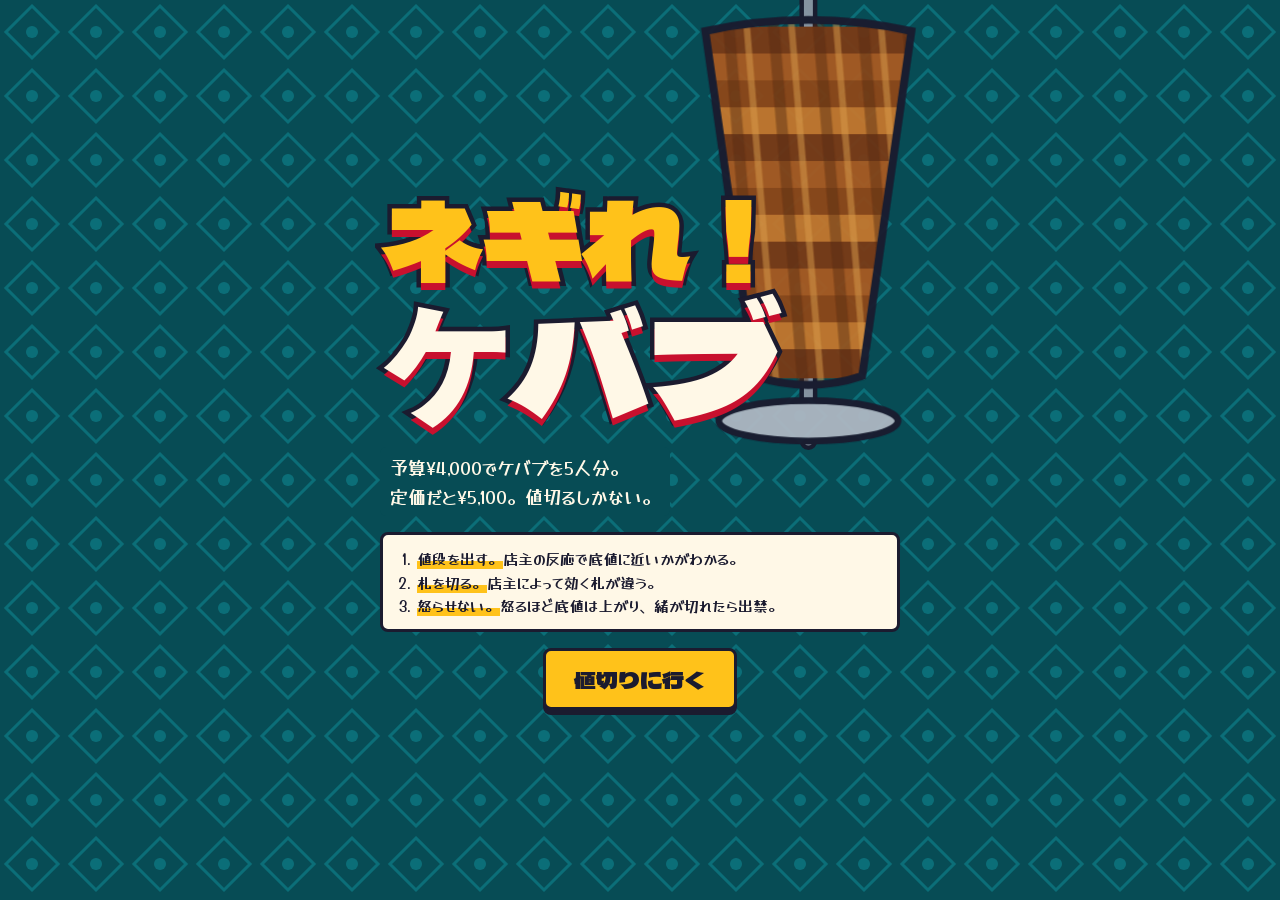
<file: index.html>
<!doctype html>
<html lang="ja">
<head>
<meta charset="utf-8">
<meta name="viewport" content="width=device-width, initial-scale=1, viewport-fit=cover">
<title>ネギれ！ケバブ</title>
<meta name="description" content="予算4000円で5人分のケバブを買って帰る、値切りブラウザゲーム。">
<meta name="theme-color" content="#0B6E78">
<meta property="og:type" content="website">
<meta property="og:url" content="https://dvyozakura.github.io/Kebab/">
<meta property="og:title" content="ネギれ！ケバブ">
<meta property="og:description" content="予算4000円で5人分のケバブを買って帰る、値切りブラウザゲーム。">
<meta property="og:image" content="https://dvyozakura.github.io/Kebab/share/default.png?v=1">
<meta name="twitter:card" content="summary_large_image">
<meta name="twitter:title" content="ネギれ！ケバブ">
<meta name="twitter:description" content="予算4000円で5人分のケバブを買って帰る、値切りブラウザゲーム。">
<meta name="twitter:image" content="https://dvyozakura.github.io/Kebab/share/default.png?v=1">
<link rel="icon" href="favicon.svg" type="image/svg+xml">
<link rel="stylesheet" href="css/style.css">
</head>
<body>

<main id="title" class="screen title">
  <div class="title-doner" id="titleDoner" aria-hidden="true"></div>
  <h1 class="logo"><span>ネギれ！</span><span>ケバブ</span></h1>
  <p class="mission">予算¥4,000でケバブを5人分。<br>定価だと¥5,100。値切るしかない。</p>
  <ol class="how">
    <li><b>値段を出す。</b>店主の反応で底値に近いかがわかる。</li>
    <li><b>札を切る。</b>店主によって効く札が違う。</li>
    <li><b>怒らせない。</b>怒るほど底値は上がり、緒が切れたら出禁。</li>
  </ol>
  <button id="startBtn" class="btn big">値切りに行く</button>
  <p id="bestLine" class="best" hidden></p>
</main>

<main id="game" class="screen game" hidden>
  <header class="hud">
    <ul id="pips" class="pips" aria-label="買えたケバブ"></ul>
    <div class="wallet">財布 <b id="wallet">¥4,000</b></div>
    <button id="muteBtn" class="mute" aria-pressed="false">音あり</button>
  </header>
  <div class="rope-row">
    <span class="rope-label">堪忍袋の緒</span>
    <div class="rope" role="meter" aria-label="店主の機嫌" aria-valuemin="0" aria-valuemax="100" id="ropeMeter"><i id="rope"></i></div>
  </div>

  <section class="stage" id="stage">
    <div class="scene" id="scene"></div>
    <div class="walk-count" id="walkCount" aria-live="assertive"></div>
    <div class="bubble" id="bubble" aria-live="polite">
      <span class="who" id="who"></span>
      <span class="chip" id="chip" hidden></span>
      <p id="line"></p>
    </div>
  </section>

  <section class="panel" id="panel">
    <div class="offer">
      <label class="slider-row">
        <span class="sr">提示する金額</span>
        <input id="slider" type="range" step="10">
      </label>
      <div class="offer-row">
        <button class="nudge" data-d="-50">-50</button>
        <button class="nudge" data-d="-10">-10</button>
        <button id="offerBtn" class="btn offer-btn"></button>
        <button class="nudge" data-d="10">+10</button>
        <button class="nudge" data-d="50">+50</button>
      </div>
    </div>
    <div class="cards" id="cards"></div>
    <div class="actions">
      <button id="walkBtn" class="btn ghost">帰るふりをする</button>
      <button id="buyBtn" class="btn ghost"></button>
    </div>
  </section>

  <div class="overlay" id="backOverlay" hidden>
    <div class="sheet">
      <h2>誰も呼び止めてくれなかった。</h2>
      <p id="backText"></p>
      <button id="backBtn" class="btn"></button>
      <button id="leaveBtn" class="btn ghost dark"></button>
    </div>
  </div>

  <div class="overlay" id="endOverlay" hidden>
    <div class="sheet result">
      <div class="stamp" id="stamp"></div>
      <div class="result-art" id="resultArt"></div>
      <h2 id="resultTitle"></h2>
      <p id="resultPrice" class="result-price"></p>
      <p id="resultNote"></p>
      <button id="nextBtn" class="btn"></button>
    </div>
  </div>
</main>

<main id="receipt" class="screen receipt-screen" hidden>
  <article class="receipt">
    <h2>屋台通り 領収書</h2>
    <p class="r-date" id="rDate"></p>
    <ul id="rLines" class="r-lines"></ul>
    <dl class="r-total">
      <div><dt>定価の合計</dt><dd id="rList"></dd></div>
      <div><dt>支払い</dt><dd id="rPaid"></dd></div>
      <div class="r-saved"><dt>値切った額</dt><dd id="rSaved"></dd></div>
      <div><dt>財布の残り</dt><dd id="rLeft"></dd></div>
    </dl>
    <p class="r-rank-label">称号</p>
    <p class="r-rank" id="rRank"></p>
    <p class="r-note" id="rNote"></p>
  </article>
  <div class="receipt-actions">
    <button id="againBtn" class="btn big">もう一度値切る</button>
    <a id="shareBtn" class="btn ghost" target="_blank" rel="noopener">結果をXに投稿</a>
  </div>
</main>

<script type="module" src="js/ui.js"></script>
</body>
</html>
</file>
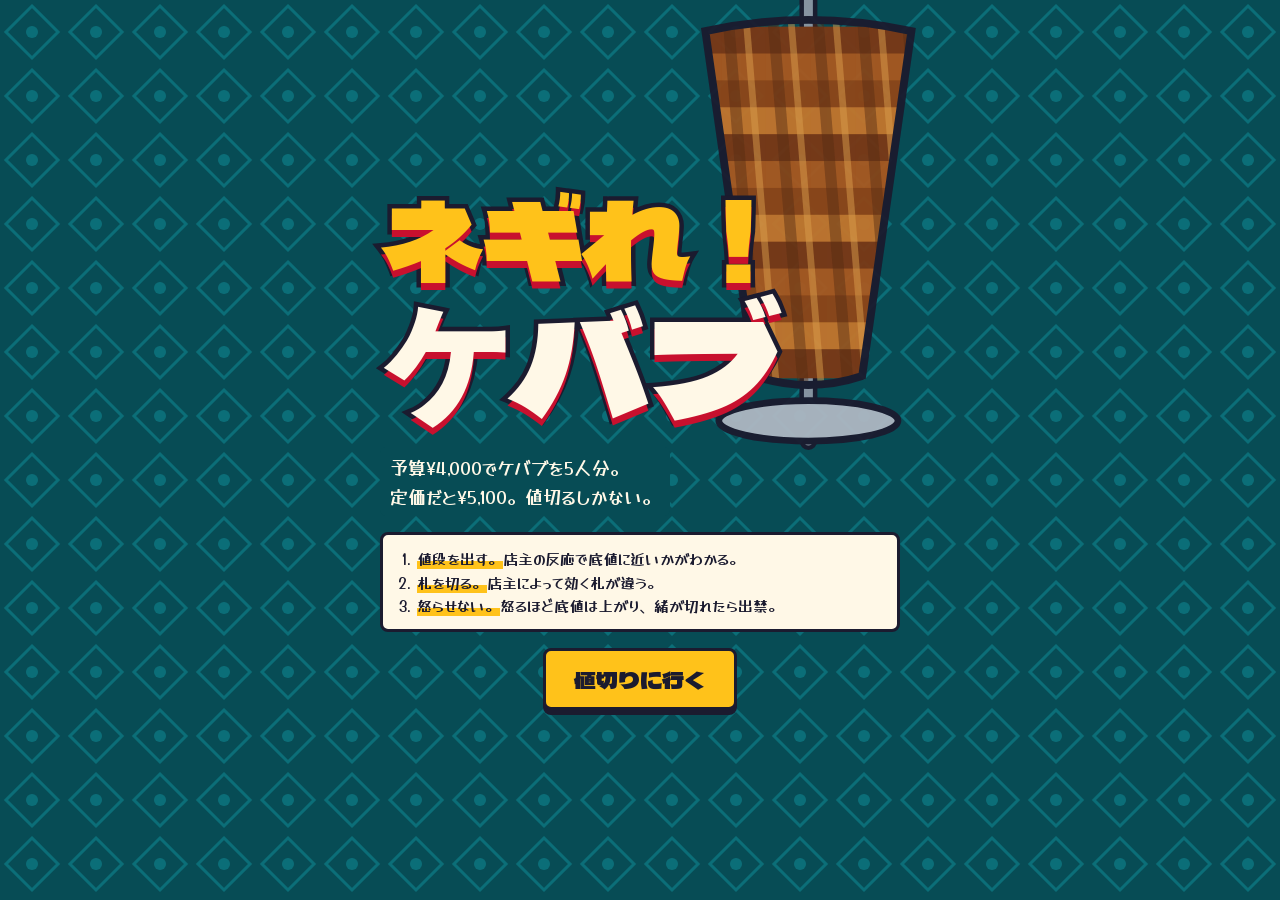
<file: share/artisan.html>
<!doctype html>
<html lang="ja"><head><meta charset="utf-8">
<title>称号「値切り職人」｜ネギれ！ケバブ</title>
<meta name="viewport" content="width=device-width, initial-scale=1">
<meta name="description" content="ケマルの電卓に、君の名前が登録された。">
<meta property="og:type" content="website">
<meta property="og:url" content="https://dvyozakura.github.io/Kebab/share/artisan.html">
<meta property="og:title" content="称号「値切り職人」｜ネギれ！ケバブ">
<meta property="og:description" content="ケマルの電卓に、君の名前が登録された。">
<meta property="og:image" content="https://dvyozakura.github.io/Kebab/share/artisan.png?v=1">
<meta name="twitter:card" content="summary_large_image">
<meta name="twitter:title" content="称号「値切り職人」｜ネギれ！ケバブ">
<meta name="twitter:description" content="ケマルの電卓に、君の名前が登録された。">
<meta name="twitter:image" content="https://dvyozakura.github.io/Kebab/share/artisan.png?v=1">
<meta name="twitter:image:alt" content="称号「値切り職人」｜ネギれ！ケバブ">
<script>location.replace('../');</script>
</head><body><a href="../">ネギれ！ケバブを遊ぶ</a></body></html>
</file>
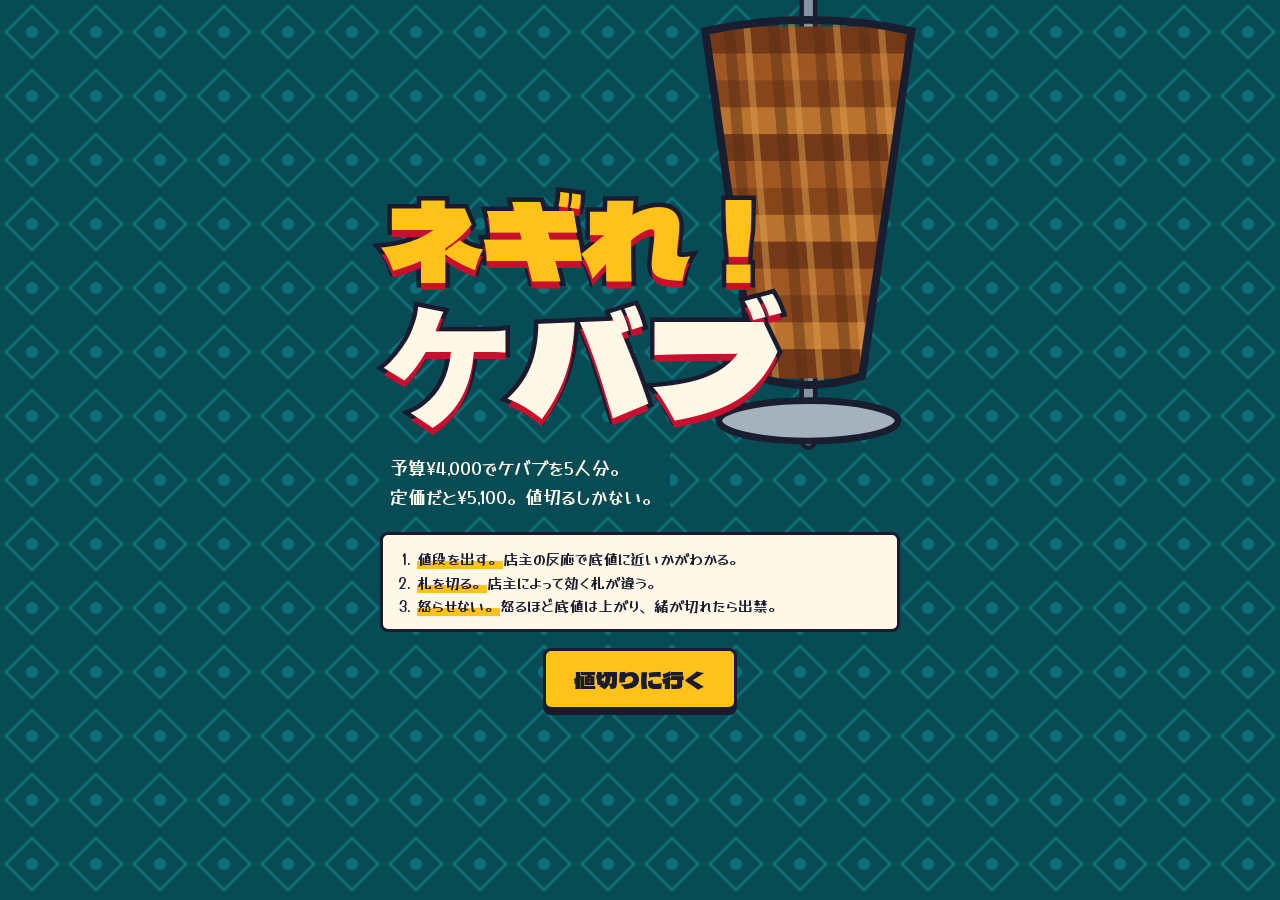
<file: share/customer.html>
<!doctype html>
<html lang="ja"><head><meta charset="utf-8">
<title>称号「ふつうのお客さん」｜ネギれ！ケバブ</title>
<meta name="viewport" content="width=device-width, initial-scale=1">
<meta name="description" content="いい買い物だった。たぶん。">
<meta property="og:type" content="website">
<meta property="og:url" content="https://dvyozakura.github.io/Kebab/share/customer.html">
<meta property="og:title" content="称号「ふつうのお客さん」｜ネギれ！ケバブ">
<meta property="og:description" content="いい買い物だった。たぶん。">
<meta property="og:image" content="https://dvyozakura.github.io/Kebab/share/customer.png?v=1">
<meta name="twitter:card" content="summary_large_image">
<meta name="twitter:title" content="称号「ふつうのお客さん」｜ネギれ！ケバブ">
<meta name="twitter:description" content="いい買い物だった。たぶん。">
<meta name="twitter:image" content="https://dvyozakura.github.io/Kebab/share/customer.png?v=1">
<meta name="twitter:image:alt" content="称号「ふつうのお客さん」｜ネギれ！ケバブ">
<script>location.replace('../');</script>
</head><body><a href="../">ネギれ！ケバブを遊ぶ</a></body></html>
</file>
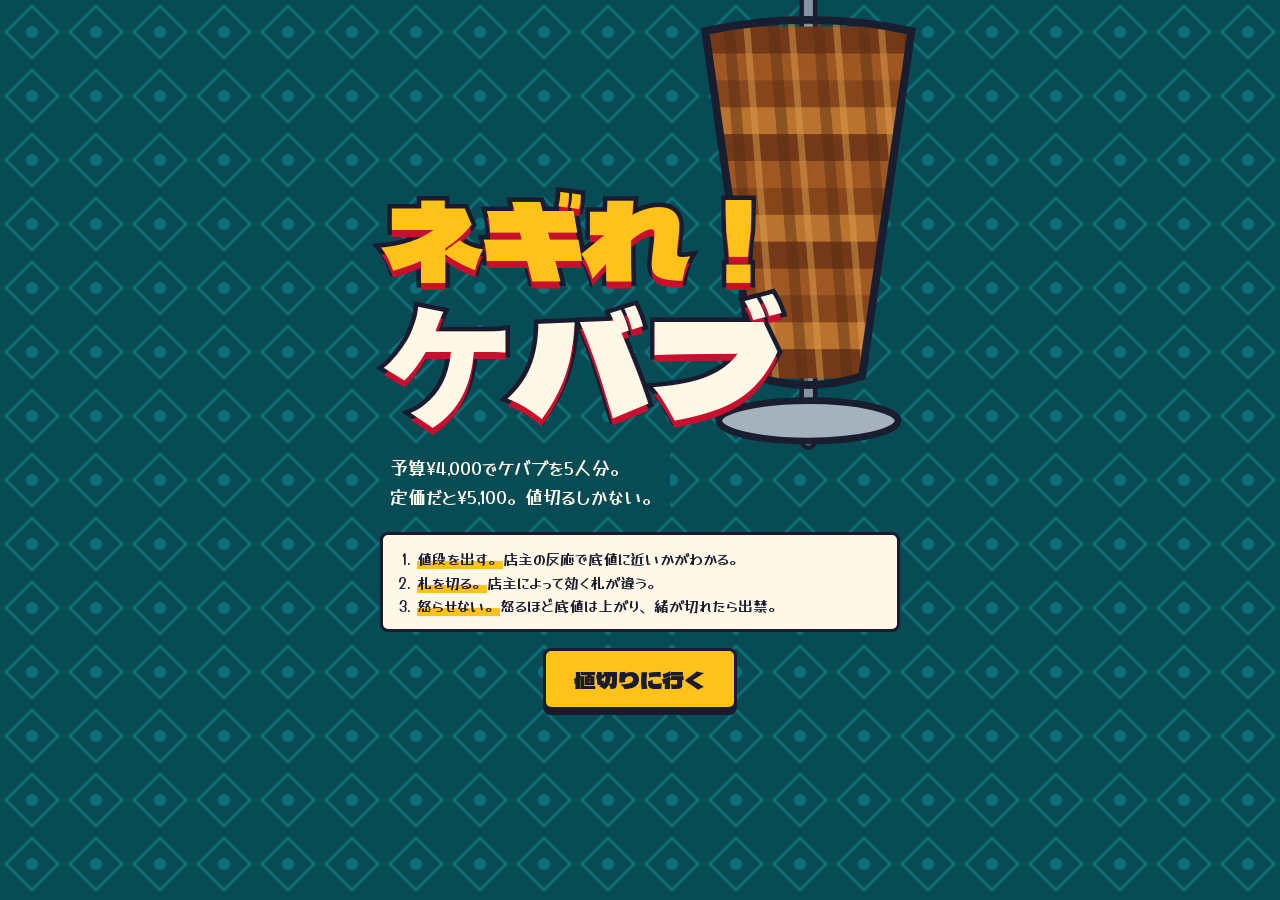
<file: share/hungry.html>
<!doctype html>
<html lang="ja"><head><meta charset="utf-8">
<title>結果「友達が空腹」｜ネギれ！ケバブ</title>
<meta name="viewport" content="width=device-width, initial-scale=1">
<meta name="description" content="全員に配れなかった。公園の空気が重い。">
<meta property="og:type" content="website">
<meta property="og:url" content="https://dvyozakura.github.io/Kebab/share/hungry.html">
<meta property="og:title" content="結果「友達が空腹」｜ネギれ！ケバブ">
<meta property="og:description" content="全員に配れなかった。公園の空気が重い。">
<meta property="og:image" content="https://dvyozakura.github.io/Kebab/share/hungry.png?v=1">
<meta name="twitter:card" content="summary_large_image">
<meta name="twitter:title" content="結果「友達が空腹」｜ネギれ！ケバブ">
<meta name="twitter:description" content="全員に配れなかった。公園の空気が重い。">
<meta name="twitter:image" content="https://dvyozakura.github.io/Kebab/share/hungry.png?v=1">
<meta name="twitter:image:alt" content="結果「友達が空腹」｜ネギれ！ケバブ">
<script>location.replace('../');</script>
</head><body><a href="../">ネギれ！ケバブを遊ぶ</a></body></html>
</file>
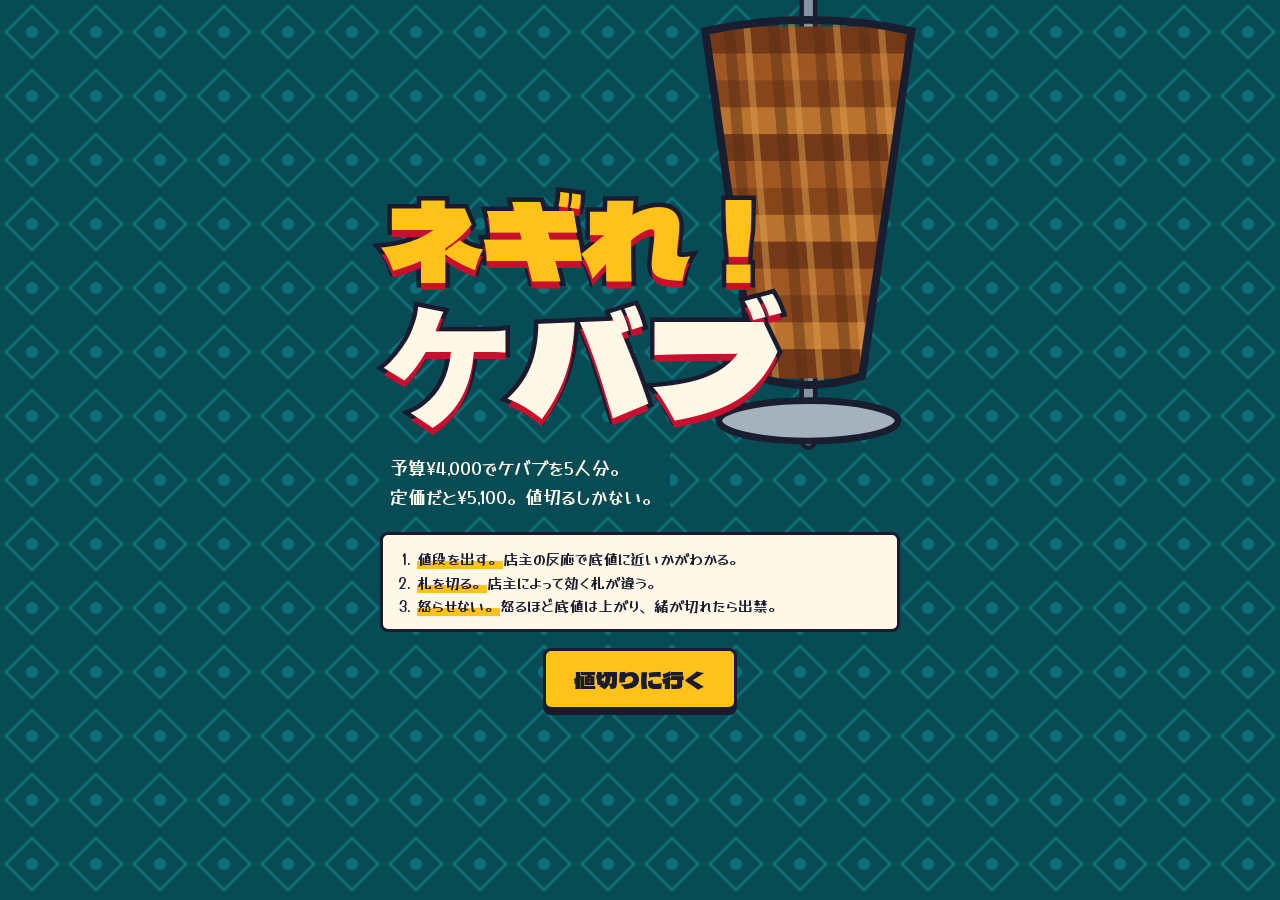
<file: share/nightmare.html>
<!doctype html>
<html lang="ja"><head><meta charset="utf-8">
<title>称号「商店街の悪夢」｜ネギれ！ケバブ</title>
<meta name="viewport" content="width=device-width, initial-scale=1">
<meta name="description" content="翌日、屋台通りに君の似顔絵が貼られた。">
<meta property="og:type" content="website">
<meta property="og:url" content="https://dvyozakura.github.io/Kebab/share/nightmare.html">
<meta property="og:title" content="称号「商店街の悪夢」｜ネギれ！ケバブ">
<meta property="og:description" content="翌日、屋台通りに君の似顔絵が貼られた。">
<meta property="og:image" content="https://dvyozakura.github.io/Kebab/share/nightmare.png?v=1">
<meta name="twitter:card" content="summary_large_image">
<meta name="twitter:title" content="称号「商店街の悪夢」｜ネギれ！ケバブ">
<meta name="twitter:description" content="翌日、屋台通りに君の似顔絵が貼られた。">
<meta name="twitter:image" content="https://dvyozakura.github.io/Kebab/share/nightmare.png?v=1">
<meta name="twitter:image:alt" content="称号「商店街の悪夢」｜ネギれ！ケバブ">
<script>location.replace('../');</script>
</head><body><a href="../">ネギれ！ケバブを遊ぶ</a></body></html>
</file>
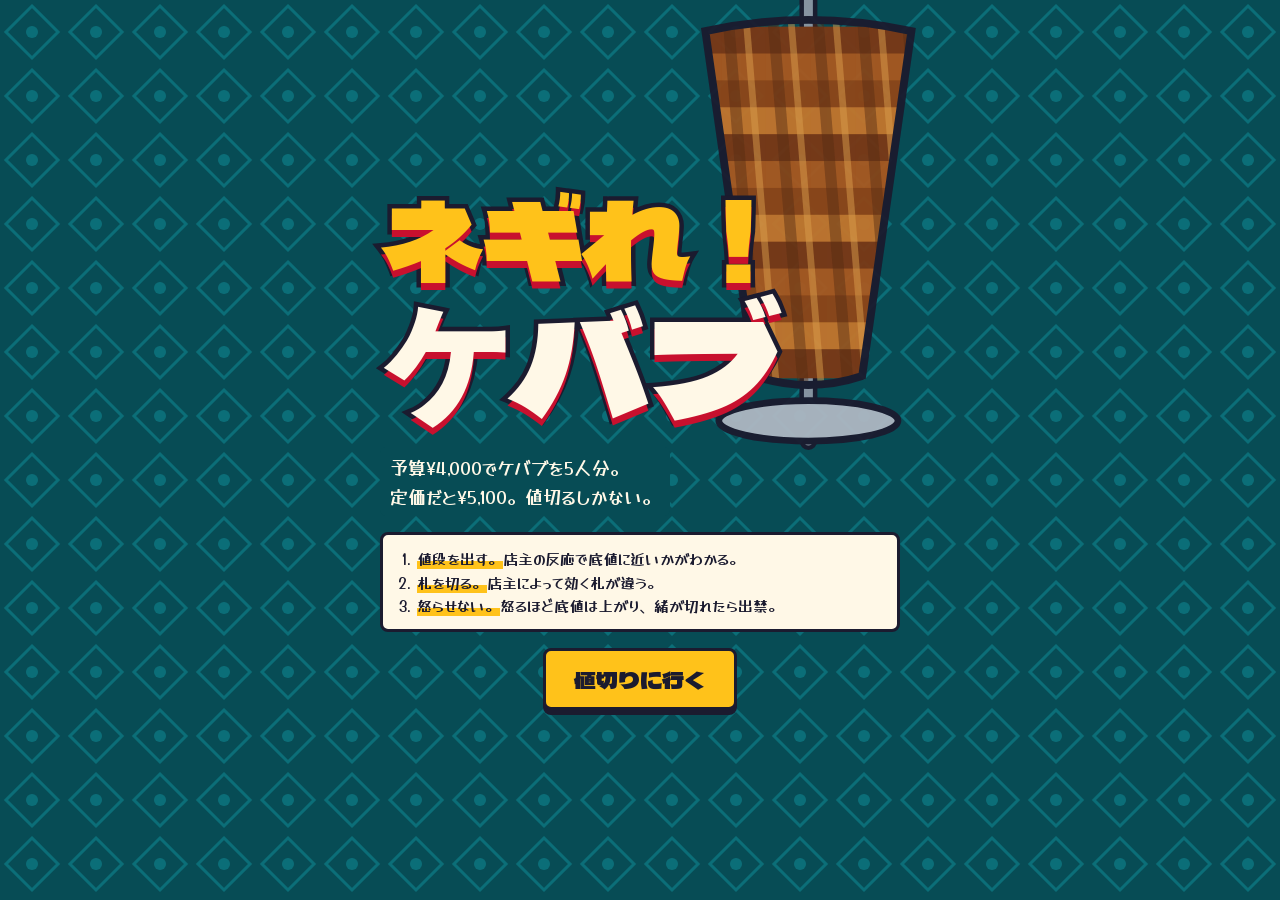
<file: share/regular.html>
<!doctype html>
<html lang="ja"><head><meta charset="utf-8">
<title>称号「腕利きの常連」｜ネギれ！ケバブ</title>
<meta name="viewport" content="width=device-width, initial-scale=1">
<meta name="description" content="ヨシコにおかずを1品もらえる顔になった。">
<meta property="og:type" content="website">
<meta property="og:url" content="https://dvyozakura.github.io/Kebab/share/regular.html">
<meta property="og:title" content="称号「腕利きの常連」｜ネギれ！ケバブ">
<meta property="og:description" content="ヨシコにおかずを1品もらえる顔になった。">
<meta property="og:image" content="https://dvyozakura.github.io/Kebab/share/regular.png?v=1">
<meta name="twitter:card" content="summary_large_image">
<meta name="twitter:title" content="称号「腕利きの常連」｜ネギれ！ケバブ">
<meta name="twitter:description" content="ヨシコにおかずを1品もらえる顔になった。">
<meta name="twitter:image" content="https://dvyozakura.github.io/Kebab/share/regular.png?v=1">
<meta name="twitter:image:alt" content="称号「腕利きの常連」｜ネギれ！ケバブ">
<script>location.replace('../');</script>
</head><body><a href="../">ネギれ！ケバブを遊ぶ</a></body></html>
</file>
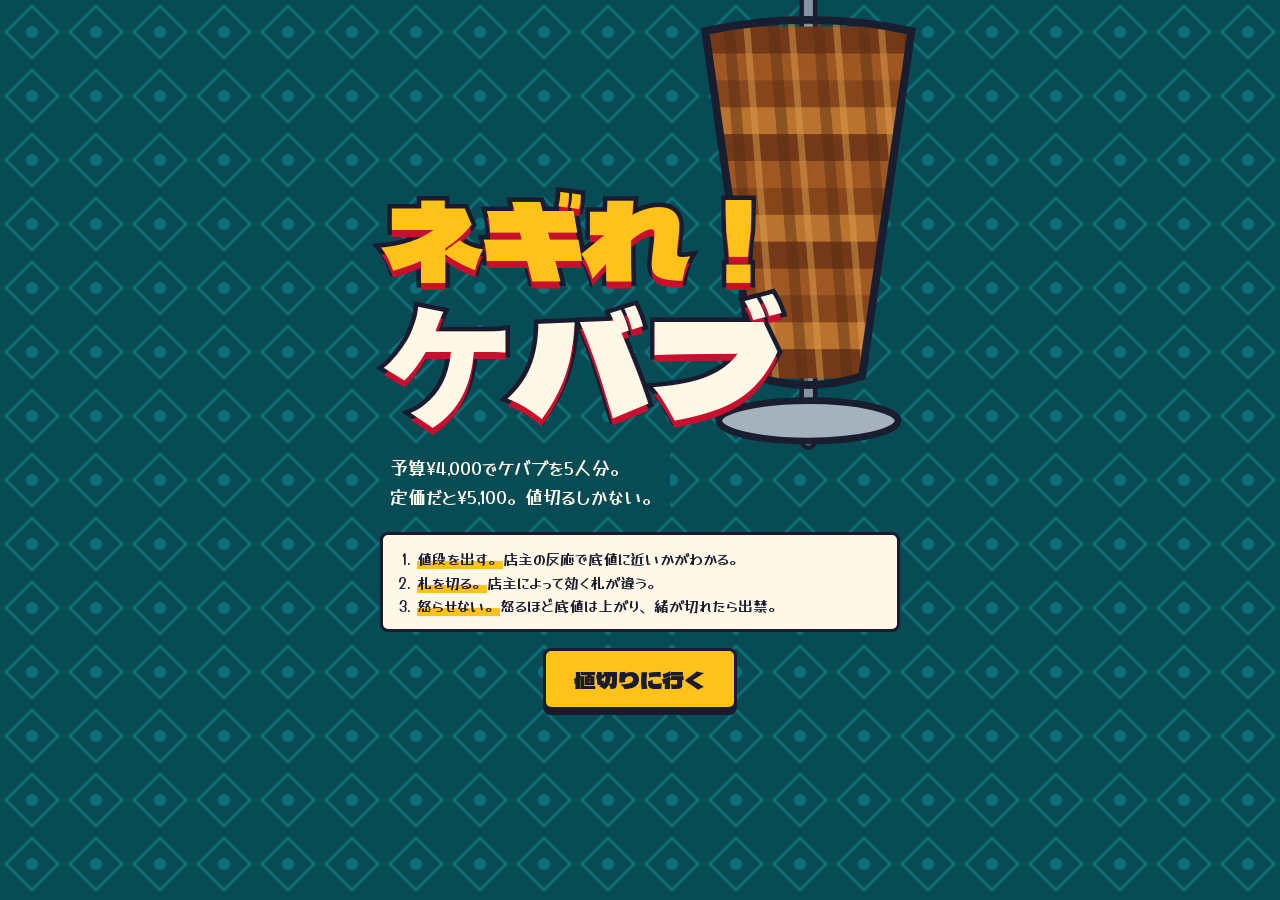
<file: share/tourist.html>
<!doctype html>
<html lang="ja"><head><meta charset="utf-8">
<title>称号「観光客価格」｜ネギれ！ケバブ</title>
<meta name="viewport" content="width=device-width, initial-scale=1">
<meta name="description" content="ハサンが弟に君の話をしている。">
<meta property="og:type" content="website">
<meta property="og:url" content="https://dvyozakura.github.io/Kebab/share/tourist.html">
<meta property="og:title" content="称号「観光客価格」｜ネギれ！ケバブ">
<meta property="og:description" content="ハサンが弟に君の話をしている。">
<meta property="og:image" content="https://dvyozakura.github.io/Kebab/share/tourist.png?v=1">
<meta name="twitter:card" content="summary_large_image">
<meta name="twitter:title" content="称号「観光客価格」｜ネギれ！ケバブ">
<meta name="twitter:description" content="ハサンが弟に君の話をしている。">
<meta name="twitter:image" content="https://dvyozakura.github.io/Kebab/share/tourist.png?v=1">
<meta name="twitter:image:alt" content="称号「観光客価格」｜ネギれ！ケバブ">
<script>location.replace('../');</script>
</head><body><a href="../">ネギれ！ケバブを遊ぶ</a></body></html>
</file>
<file: css/style.css>
@font-face { font-family: 'Dela Gothic One'; src: url('../fonts/DelaGothicOne-subset.woff') format('woff'); font-display: swap; }
/* Dela Gothic One の「ケ」は「ク」と見分けにくいので、この1文字だけ別書体にする */
@font-face { font-family: 'Dela Gothic One'; src: url('../fonts/NotoSansJP-Black-ke.woff') format('woff'); unicode-range: U+30B1; font-display: swap; }
@font-face { font-family: 'Yusei Magic'; src: url('../fonts/YuseiMagic-subset.woff') format('woff'); font-display: swap; }

:root {
  --ink: #1B1B2F;
  --tile: #0B6E78;
  --tile-deep: #074C55;
  --sumac: #C8102E;
  --saffron: #FFC21A;
  --cabbage: #B0186E;
  --paper: #FFF8E7;
  --card: #D2A566;
  --display: 'Dela Gothic One', 'Hiragino Kaku Gothic ProN', 'Yu Gothic', sans-serif;
  --text: 'Yusei Magic', 'Hiragino Maru Gothic ProN', 'Yu Gothic', sans-serif;
}

* { box-sizing: border-box; }
html, body { margin: 0; height: 100%; }
body {
  font-family: var(--text);
  color: var(--ink);
  background-color: var(--tile-deep);
  background-image: url("data:image/svg+xml,%3Csvg xmlns='http://www.w3.org/2000/svg' width='64' height='64'%3E%3Cpath d='M32 6 L58 32 L32 58 L6 32Z' fill='none' stroke='%230B6E78' stroke-width='3'/%3E%3Ccircle cx='32' cy='32' r='6' fill='%230B6E78'/%3E%3C/svg%3E");
  -webkit-tap-highlight-color: transparent;
  overflow-x: hidden;
}
[hidden] { display: none !important; }
button, a.btn { font-family: var(--display); color: inherit; }
button { cursor: pointer; touch-action: manipulation; }
button:disabled { cursor: default; }
:focus-visible { outline: 3px solid var(--saffron); outline-offset: 2px; }
.sr { position: absolute; width: 1px; height: 1px; overflow: hidden; clip-path: inset(50%); }

.btn {
  display: inline-flex; align-items: center; justify-content: center;
  min-height: 48px; padding: 8px 14px;
  background: var(--saffron); color: var(--ink);
  border: 3px solid var(--ink); border-radius: 8px;
  box-shadow: 0 5px 0 var(--ink);
  font-size: 17px; line-height: 1.2; text-decoration: none; text-align: center;
  transition: transform .06s, box-shadow .06s;
}
.btn:active:not(:disabled) { transform: translateY(4px); box-shadow: 0 1px 0 var(--ink); }
.btn:disabled { background: #B9B3A5; box-shadow: 0 2px 0 var(--ink); transform: translateY(3px); opacity: .85; }
.btn.big { font-size: 22px; min-height: 62px; padding: 10px 28px; }
.btn.ghost { background: var(--paper); font-size: 15px; }
.btn.ghost.dark { background: transparent; color: var(--paper); border-color: var(--paper); box-shadow: none; }

/* タイトル */
.title {
  min-height: 100dvh; max-width: 560px; margin: 0 auto;
  padding: 24px 20px 32px;
  display: flex; flex-direction: column; align-items: center; justify-content: center; gap: 16px;
  position: relative; overflow: hidden; color: var(--paper); text-align: center;
}
.title-doner { position: absolute; top: -6%; right: -24%; width: 88%; opacity: .95; pointer-events: none; }
.logo {
  position: relative; margin: 0; font-family: var(--display); font-weight: 400;
  font-size: clamp(60px, 19vw, 104px); line-height: 1.04; letter-spacing: -.02em;
  align-self: flex-start; text-align: left;
  color: var(--saffron); -webkit-text-stroke: 9px var(--ink); paint-order: stroke fill;
  text-shadow: 0 7px 0 var(--sumac);
}
.logo span { display: block; }
.logo span:last-child { font-size: 1.3em; color: var(--paper); }
.mission { position: relative; margin: 0; font-size: 18px; line-height: 1.6; text-align: left; align-self: flex-start; background: var(--tile-deep); padding: 6px 10px; border-radius: 6px; }
.how { position: relative; margin: 0; padding: 12px 14px 12px 34px; font-size: 15px; line-height: 1.55; text-align: left; align-self: stretch; color: var(--ink); background: var(--paper); border: 3px solid var(--ink); border-radius: 8px; }
.how b { font-weight: 400; background: linear-gradient(transparent 60%, var(--saffron) 60%); }
.best { position: relative; margin: 0; font-size: 15px; }

/* ゲーム */
.game {
  height: 100dvh; max-width: 520px; margin: 0 auto;
  display: grid; grid-template-columns: minmax(0, 1fr); grid-template-rows: auto auto minmax(0, 1fr) auto;
  background: var(--tile-deep); position: relative;
  padding-bottom: env(safe-area-inset-bottom);
}
.hud { display: flex; align-items: center; gap: 8px; padding: 8px 10px 4px; color: var(--paper); }
.pips { display: flex; gap: 4px; margin: 0; padding: 0; list-style: none; }
.pips li { width: 26px; height: 26px; display: grid; place-items: center; border: 2px solid var(--paper); border-radius: 50%; font-size: 12px; font-family: var(--display); opacity: .55; }
.pips li.now { background: var(--saffron); color: var(--ink); border-color: var(--ink); opacity: 1; }
.pips li.got { background: var(--paper); color: var(--ink); opacity: 1; }
.pips li.lost { background: var(--sumac); opacity: 1; }
.wallet { margin-left: auto; font-size: 14px; white-space: nowrap; }
.wallet b { font-family: var(--display); font-weight: 400; font-size: 20px; color: var(--saffron); }
.mute { background: none; border: 2px solid var(--paper); color: var(--paper); border-radius: 6px; font-size: 11px; padding: 4px 6px; font-family: var(--text); white-space: nowrap; }

.rope-row { display: flex; align-items: center; gap: 8px; padding: 2px 10px 8px; color: var(--paper); font-size: 13px; }
.rope-label { white-space: nowrap; }
.rope { flex: 1; height: 14px; background: rgba(0,0,0,.35); border-radius: 7px; overflow: hidden; }
.rope i {
  display: block; height: 100%; width: 100%; border-radius: 7px; transition: width .4s;
  background: repeating-linear-gradient(115deg, #E8C98A 0 7px, #A9792F 7px 11px);
}
.rope.thin { height: 7px; animation: fray .5s infinite alternate; }
.rope.thin i { background: repeating-linear-gradient(115deg, #F07A5A 0 7px, #C8102E 7px 11px); }
@keyframes fray { to { transform: translateX(1px); } }

.stage { position: relative; min-height: 0; overflow: hidden; background: #082F36; }
.scene { position: absolute; inset: 0; display: block; transition: transform .9s cubic-bezier(.3,.7,.3,1), filter .9s; transform-origin: 50% 38%; }
.scene svg { display: block; width: 100%; height: auto; }
.spin { animation: spin 2.4s linear infinite; }
@keyframes spin { to { transform: translateX(80px); } }
.strike { stroke-dasharray: 1; stroke-dashoffset: 1; animation: draw .3s .05s forwards; }
@keyframes draw { to { stroke-dashoffset: 0; } }

.bubble {
  position: absolute; left: 8px; right: 8px; bottom: 8px;
  min-height: 78px; padding: 7px 12px 9px;
  background: var(--paper); border: 3px solid var(--ink); border-radius: 12px;
}
.bubble::before {
  content: ''; position: absolute; top: -15px; left: 50%; width: 22px; height: 22px;
  background: var(--paper); border-left: 3px solid var(--ink); border-top: 3px solid var(--ink);
  transform: rotate(45deg) skew(12deg, 12deg);
}
.bubble.me { background: #BFEDEA; }
.bubble.me::before { display: none; }
.bubble.gone { display: none; }
.bubble.pop.in { animation: pop .16s ease-out; }
@keyframes pop { from { transform: scale(.97) translateY(4px); } }
.who { font-size: 12px; color: #55506A; }
.bubble p { margin: 2px 0 0; font-size: 16px; line-height: 1.45; }
.chip { position: absolute; top: -13px; right: 12px; padding: 2px 10px; font-family: var(--display); font-size: 13px; border: 2px solid var(--ink); border-radius: 6px; background: var(--paper); }
.chip[data-tier='insult'] { background: var(--sumac); color: #fff; }
.chip[data-tier='low'] { background: #F4915C; }
.chip[data-tier='near'] { background: var(--saffron); }
.chip[data-tier='close'] { background: #7ED957; }

.panel { padding: 8px 10px 10px; background: var(--ink); display: flex; flex-direction: column; gap: 8px; }
.slider-row { display: block; }
input[type=range] { width: 100%; height: 30px; margin: 0; accent-color: var(--saffron); display: block; }
.offer-row { display: grid; grid-template-columns: 40px 40px minmax(0, 1fr) 40px 40px; gap: 4px; align-items: stretch; }
.nudge { padding: 0; border: 2px solid var(--paper); border-radius: 6px; background: transparent; color: var(--paper); font-size: 12px; font-family: var(--display); min-height: 46px; }
.nudge:disabled { opacity: .4; }
.offer-btn { font-size: 18px; padding: 4px; white-space: nowrap; }
.cards { display: grid; grid-template-columns: repeat(3, minmax(0, 1fr)); gap: 6px; }
.card {
  position: relative; min-height: 76px; padding: 6px; text-align: left;
  background: var(--paper); border: 2px solid var(--ink); border-radius: 6px;
  box-shadow: inset 0 0 0 2px var(--card);
  display: flex; flex-direction: column; gap: 2px;
  font-family: var(--text);
}
.card b { font-weight: 400; font-size: 15px; line-height: 1.2; }
.card small { font-size: 11.5px; line-height: 1.25; color: #3F3A52; }
.card:disabled { opacity: .92; filter: saturate(.5); }
.res { position: absolute; inset: 0; display: grid; place-items: center; font-family: var(--display); font-style: normal; font-size: 19px; transform: rotate(-8deg); }
.res.ok { color: #0B7A3B; }
.res.ng { color: var(--sumac); }
.card:has(.res) b, .card:has(.res) small { opacity: .22; }
.actions { display: grid; grid-template-columns: 1fr 1fr; gap: 8px; }
.actions .btn { min-height: 42px; box-shadow: 0 3px 0 #000; }

/* 帰るふり: この演出だけ画面全体を止める */
.stage.w1 .scene { transform: scale(.82) translateY(-2%); filter: brightness(.75); }
.stage.w2 .scene { transform: scale(.62) translateY(-5%); filter: brightness(.55); }
.stage.w3 .scene { transform: scale(.42) translateY(-10%); filter: brightness(.38); }
.walking .panel { opacity: .25; }
.walking .spin { animation-duration: 7s; }
.walk-count {
  position: absolute; left: 0; right: 0; bottom: 14px; text-align: center;
  font-family: var(--display); font-size: 64px; color: var(--paper); opacity: 0; pointer-events: none;
  -webkit-text-stroke: 6px var(--ink); paint-order: stroke fill;
}
.walk-count.on { opacity: 1; }

.overlay { position: absolute; inset: 0; display: grid; place-items: center; padding: 16px; background: rgba(8,20,30,.72); z-index: 5; }
.sheet { width: 100%; max-width: 400px; padding: 18px; display: flex; flex-direction: column; gap: 10px; background: var(--paper); border: 3px solid var(--ink); border-radius: 12px; position: relative; }
.sheet h2 { margin: 0; font-family: var(--display); font-weight: 400; font-size: 21px; line-height: 1.3; }
.sheet p { margin: 0; font-size: 15px; line-height: 1.55; }
#backOverlay .sheet { background: var(--ink); color: var(--paper); border-color: var(--paper); }
.result { text-align: center; align-items: center; padding-top: 22px; }
.result-art { width: 104px; }
.result-art:empty { display: none; }
.result-art svg { display: block; width: 100%; }
.result-price { font-family: var(--display); font-size: 26px !important; line-height: 1.25 !important; }
.result-price s { font-size: 16px; color: #6B6577; text-decoration-color: var(--sumac); text-decoration-thickness: 3px; }
.result-price span { display: block; font-size: 15px; color: var(--sumac); }
.result .btn { align-self: stretch; margin-top: 4px; }
.stamp { position: absolute; top: 10px; right: 12px; width: 82px; height: 82px; display: grid; place-items: center; border: 5px solid #0B7A3B; border-radius: 50%; color: #0B7A3B; font-family: var(--display); font-size: 25px; transform: rotate(-12deg); background: rgba(255,248,231,.7); }
.stamp.bad { border-color: var(--sumac); color: var(--sumac); }
.stamp.hit { animation: stamp .24s cubic-bezier(.2,1.4,.5,1); }
@keyframes stamp { from { transform: rotate(-12deg) scale(2.6); opacity: 0; } }
.shake { animation: shake .3s 2; }
@keyframes shake { 25% { transform: translateX(-6px); } 75% { transform: translateX(6px); } }

/* レシート */
.receipt-screen { min-height: 100dvh; padding: 24px 16px 32px; display: flex; flex-direction: column; align-items: center; gap: 18px; }
.receipt {
  width: 100%; max-width: 400px; padding: 22px 18px 30px; background: var(--paper);
  --z: 12px;
  clip-path: polygon(0 0, 100% 0, 100% 100%, 95% calc(100% - var(--z)), 90% 100%, 85% calc(100% - var(--z)), 80% 100%, 75% calc(100% - var(--z)), 70% 100%, 65% calc(100% - var(--z)), 60% 100%, 55% calc(100% - var(--z)), 50% 100%, 45% calc(100% - var(--z)), 40% 100%, 35% calc(100% - var(--z)), 30% 100%, 25% calc(100% - var(--z)), 20% 100%, 15% calc(100% - var(--z)), 10% 100%, 5% calc(100% - var(--z)), 0 100%);
}
.receipt h2 { margin: 0; font-family: var(--display); font-weight: 400; font-size: 21px; text-align: center; }
.r-date { margin: 2px 0 12px; text-align: center; font-size: 13px; }
.r-lines { margin: 0; padding: 10px 0; list-style: none; border-top: 2px dashed var(--ink); border-bottom: 2px dashed var(--ink); font-size: 14px; }
.r-lines li { display: flex; justify-content: space-between; gap: 8px; padding: 3px 0; }
.r-lines li span:last-child { white-space: nowrap; }
.r-lines s { color: #6B6577; font-size: 12px; }
.r-lines .lost { color: var(--sumac); }
.r-total { margin: 10px 0 0; font-size: 15px; }
.r-total div { display: flex; justify-content: space-between; padding: 2px 0; }
.r-total dt, .r-total dd { margin: 0; }
.r-saved { font-family: var(--display); font-size: 22px; color: var(--sumac); }
.r-rank-label { margin: 16px 0 0; text-align: center; font-size: 13px; }
.r-rank { margin: 0; text-align: center; font-family: var(--display); font-size: 31px; line-height: 1.2; }
.r-note { margin: 6px 0 0; text-align: center; font-size: 14px; line-height: 1.5; }
.receipt-actions { width: 100%; max-width: 400px; display: flex; flex-direction: column; gap: 12px; }

@media (max-width: 359px) {
  .pips li { width: 22px; height: 22px; font-size: 11px; }
  .wallet { font-size: 0; }
  .offer-btn { font-size: 16px; }
  .nudge { font-size: 11px; }
  .offer-row { grid-template-columns: 34px 34px minmax(0, 1fr) 34px 34px; }
}

/* PCでは屋台と手元を横に並べる */
@media (min-width: 880px) and (min-height: 520px) {
  .game { max-width: 1080px; height: min(100dvh, 640px); top: max(0px, calc((100dvh - 640px) / 2)); grid-template-columns: minmax(0, 1.25fr) minmax(360px, 1fr); grid-template-rows: auto minmax(0, 1fr) ; border-radius: 12px; overflow: hidden; }
  .hud { grid-column: 1; }
  .rope-row { grid-column: 2; grid-row: 1; padding: 8px 14px; }
  .stage { grid-column: 1; grid-row: 2; }
  .panel { grid-column: 2; grid-row: 2; justify-content: center; padding: 16px; gap: 14px; }
  .card { min-height: 96px; }
  .bubble p { font-size: 18px; }
}
@media (prefers-reduced-motion: reduce) {
  *, *::before, *::after { animation-duration: .01ms !important; animation-iteration-count: 1 !important; transition-duration: .01ms !important; }
  .spin { animation: none; }
}
</file>
